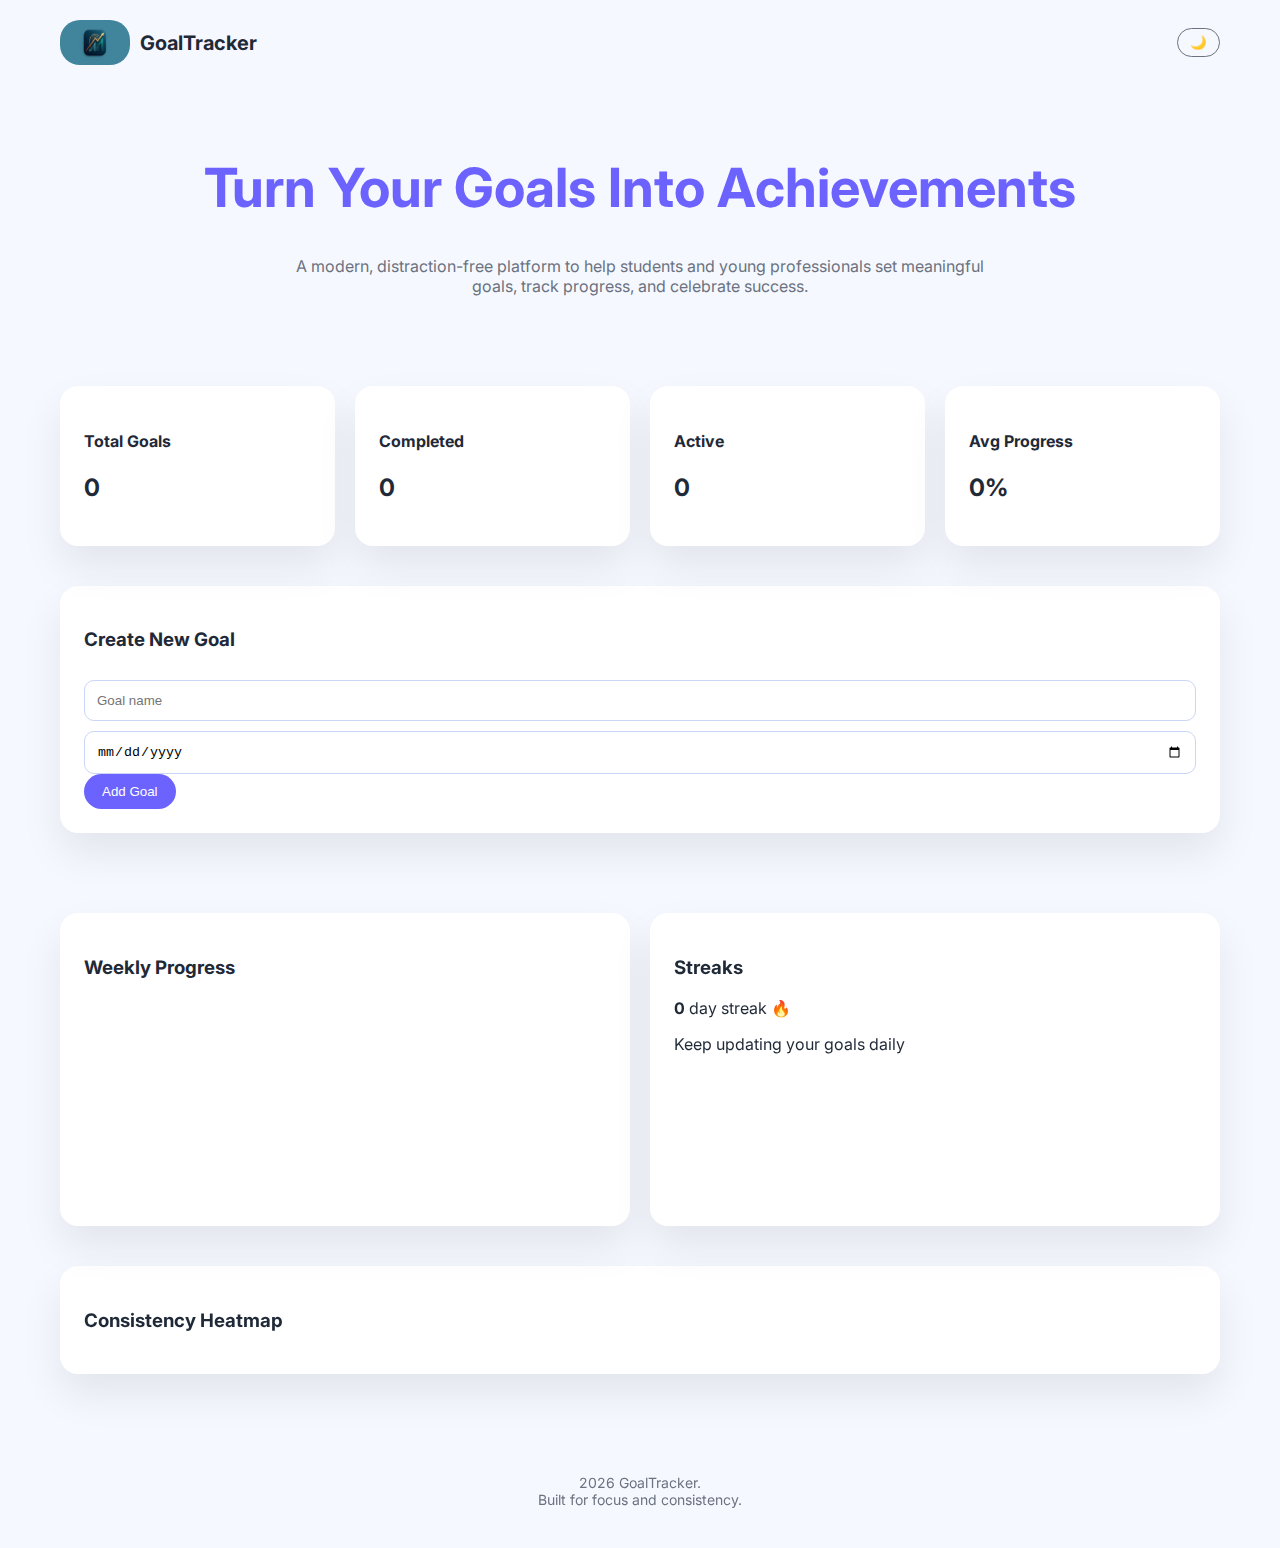
<file: Dashboard.html>
<!DOCTYPE html>
<html lang="en">
<head>
<meta charset="UTF-8" />
<meta name="viewport" content="width=device-width, initial-scale=1.0" />
<meta name="description"
content="GoalTracker is a modern, distraction-free platform to set goals, track progress, visualize growth, and celebrate wins.">
<meta name="author" content="Praise Nwogidi">
<title>GoalTracker – Turn Goals Into Achievements</title>
<link href="https://fonts.googleapis.com/css2?family=Inter:wght@400;600;700;800&display=swap" rel="stylesheet">
<link rel="icon" type="image/svg+xml" href="Goal-Tracker Logo.jpg">
<link href="styles.css" rel="stylesheet">
</head>
<body>

<nav>
  <div class="logo"><img src="Goal-Tracker Logo.jpg">GoalTracker</div>
  <button class="toggle" onclick="toggleTheme()">🌙</button>
</nav>

<section class="hero">
  <h1>Turn Your Goals Into Achievements</h1>
  <p>A modern, distraction-free platform to help students and young professionals set meaningful goals, track progress, and celebrate success.</p>
</section>

<div class="container">
  <!-- SMART DASHBOARD -->
<section class="grid">
  <div class="card">
    <h4>Total Goals</h4>
    <h2 id="totalGoals">0</h2>
  </div>
  <div class="card">
    <h4>Completed</h4>
    <h2 id="completedGoals">0</h2>
  </div>
  <div class="card">
    <h4>Active</h4>
    <h2 id="activeGoals">0</h2>
  </div>
  <div class="card">
    <h4>Avg Progress</h4>
    <h2><span id="avgProgress">0</span>%</h2>
  </div>
</section>


  <!-- GOAL CREATION -->
  <section class="card">
    <h3>Create New Goal</h3>
    <input id="goalName" placeholder="Goal name" required>
    <input id="goalDeadline" type="date">
    <button class="btn primary" onclick="addGoal()">Add Goal</button>
  </section>

  <!-- GOALS -->
  <section class="grid" id="goalList"></section>

  <!-- STATS -->
  <section class="grid">
    <div class="card">
      <h3>Weekly Progress</h3>
      <canvas id="chart"></canvas>
    </div>
    <div class="card">
      <h3>Streaks</h3>
      <p><strong id="streak">0</strong> day streak 🔥</p>
      <p class="muted">Keep updating your goals daily</p>
    </div>
  </section>
  <section class="card">
  <h3>Consistency Heatmap</h3>
  <div class="heatmap" id="heatmap"></div>
</section>


</div>

<footer>
     2026 GoalTracker.<br>
      Built for focus and consistency.
  </footer>

  <script src="theme.js"></script>
</file>
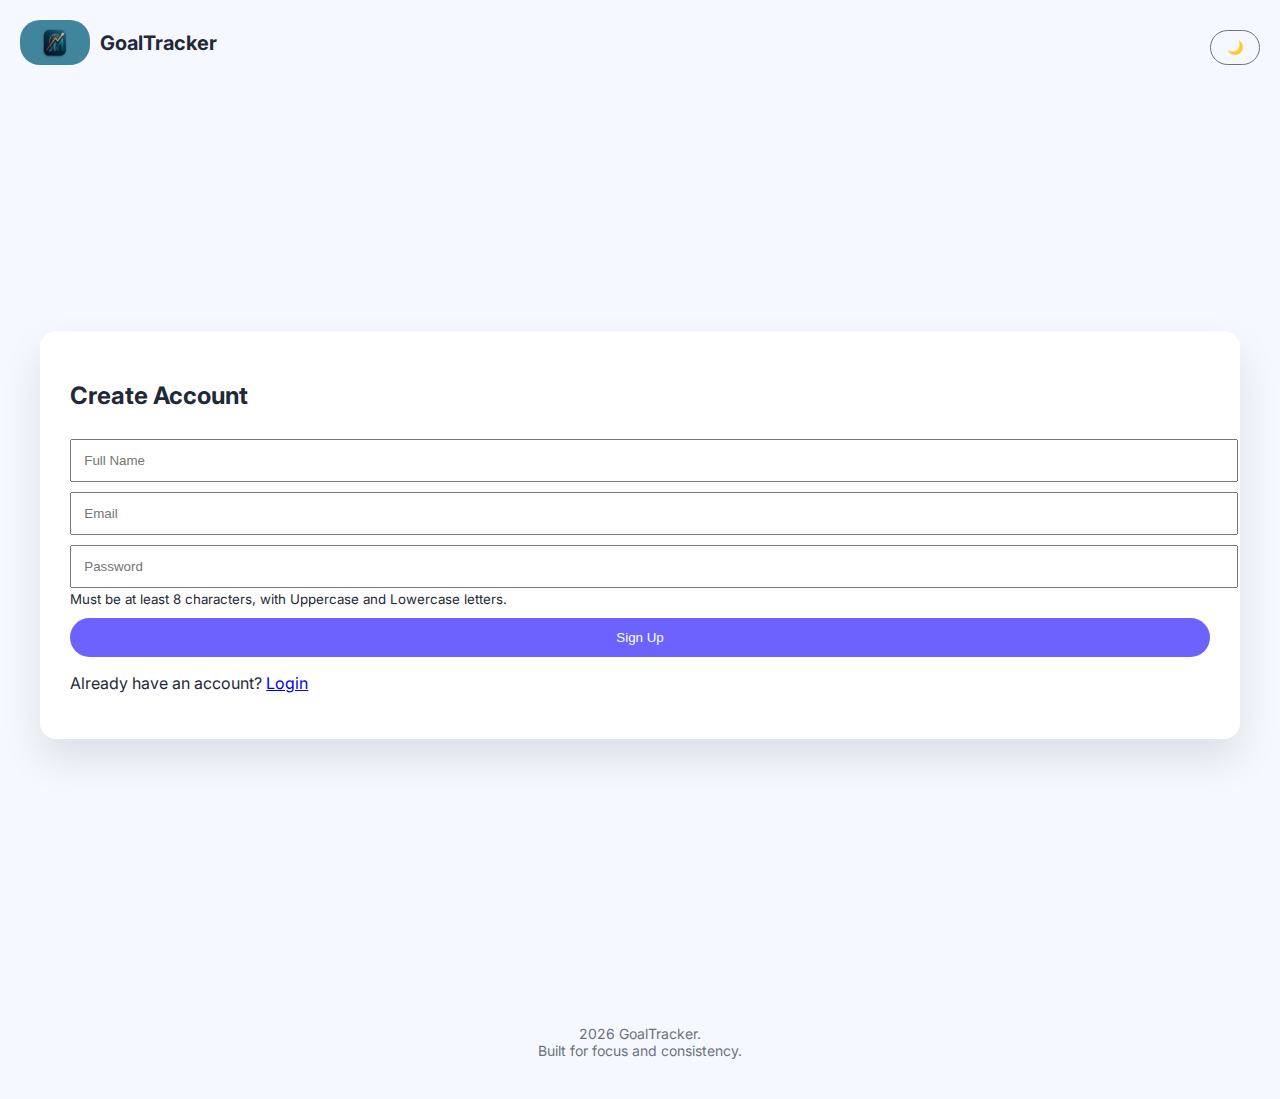
<file: Signup.html>
<!DOCTYPE html>
<html lang="en">
<head>
<meta charset="UTF-8"><meta name="viewport" content="width=device-width,initial-scale=1.0">
<meta name="description"
content="GoalTracker is a modern, distraction-free platform to set goals, track progress, visualize growth, and celebrate wins.">
<meta name="author" content="Praise Nwogidi">
<title>Sign Up | GoalTracker</title>
<link href="https://fonts.googleapis.com/css2?family=Inter:wght@400;600;700&display=swap" rel="stylesheet">
<link rel="icon" type="image/svg+xml" href="C:\Users\user\code\Goal-Tracker Logo.jpg">
<link href="signup.css" rel="stylesheet">
</head>
<body>
  <nav>
  <div class="logo"><img src="Goal-Tracker Logo.jpg">GoalTracker</div>
  <button class="toggle" onclick="toggleTheme()">🌙</button>
</nav>
  <form action="Dashboard.html" method="post">
<div class="auth">
  <div class="card">
    <h2>Create Account</h2>
    <input name="name" placeholder="Full Name" required>
    <input name="Email" type="email" placeholder="Email" required>
    <input type="password" placeholder="Password" required minlength="8"
      pattern="(?=.*[a-z])(?=.*[A-Z]).{8,}"
      title="Password must be at least 8 characters long and include both uppercase and lowercase letters">
      <small>Must be at least 8 characters, with Uppercase and Lowercase letters.</small>
      <button class="primary" type="submit">Sign Up</button>
    <p>Already have an account? <a href="login.html">Login</a></p>
  </div>
</div>
</form>
<footer>
     2026 GoalTracker.<br>
      Built for focus and consistency.
  </footer>
  <script src="signup.js"></script>
</body>
</html>
</file>
<file: styles.css>
:root{
  --primary:#6c63ff;
  --bg:#f6f8ff;
  --card:#ffffff;
  --text:#1f2937;
  --muted:#6b7280;
   --text-light: #6b7280;
}
body.dark{
  --bg:#0f172a;
  --card:#1e293b;
  --text:#f8fafc;
  --muted:#94a3b8;
}
*{box-sizing:border-box}
body{margin:0;font-family:Inter;background:var(--bg);color:var(--text);transition:.3s}

nav{
  max-width:1200px;
  margin:auto;
  padding:20px;
  display:flex;
  justify-content:space-between;
  align-items:center;
}
    .logo {
      display: flex;
      align-items: center;
      gap: 10px;
      font-weight: 700;
      font-size: 20px;
    }

    .logo span {
      background: var(--primary);
      color: white;
      width: 36px;
      height: 36px;
      display: flex;
      align-items: center;
      justify-content: center;
      border-radius: 50%;
    }
.btn{padding:10px 18px;border-radius:999px;border:none;cursor:pointer}
.primary{background:var(--primary);color:#fff}
.outline{background:none;border:1px solid #d1d5db;color:var(--text)}
.toggle{background:none;border:1px solid var(--muted);border-radius:999px;padding:6px 12px}

.hero{
  text-align:center;
  max-width:900px;
  margin:70px auto;
}
.hero h1{font-size:54px;color:var(--primary)}
.hero p{color:var(--muted);max-width:700px;margin:20px auto}

.container{max-width:1200px;margin:auto;padding:20px}
.card{background:var(--card);border-radius:18px;padding:24px;box-shadow:0 20px 40px rgba(0,0,0,.08)}
.grid{display:grid;grid-template-columns:repeat(auto-fit,minmax(260px,1fr));gap:20px}

input,select{width:100%;padding:12px;border-radius:10px;border:1px solid #cbd5f5;margin-top:10px}

.progress{height:8px;background:#e5e7eb;border-radius:999px;overflow:hidden;margin:10px 0}
.bar{height:100%;background:var(--primary);transition:.4s}

.goal.complete{animation:pop .6s}
@keyframes pop{0%{transform:scale(1)}50%{transform:scale(1.05)}100%{transform:scale(1)}}

section{margin-bottom:40px}
canvas{width:100%;height:200px}
img {
        height: 45px;
        width: 70px;
        border-radius: 20px;
    }
    .heatmap{
  display:grid;
  grid-template-columns:repeat(14,1fr);
  gap:6px;
}
.heat{
  width:100%;
  padding-bottom:100%;
  border-radius:6px;
  background:#e5e7eb;
}
.heat.l1{background:#c7d2fe}
.heat.l2{background:#818cf8}
.heat.l3{background:#4f46e5}
.goal input[type="range"]{
  accent-color: var(--primary);
}

.bar{
  animation:grow .6s ease-out;
}

@keyframes grow{
  from{width:0}
}


    footer {
      text-align: center;
      padding: 40px;
      color: var(--text-light);
      font-size: 14px;
    }
</file>
<file: signup.css>
:root{
  --p:#6c63ff;
  --bg:#f6f8ff;
  --card:#ffffff;
  --text:#1f2937;
  --muted:#6b7280;
   --text-light: #6b7280;
}
body.dark{
  --bg:#0f172a;
  --card:#1e293b;
  --text:#f8fafc;
  --muted:#94a3b8;
}
img {
        height: 45px;
        width: 70px;
        border-radius: 20px;
    }
    .logo {
      display: flex;
      align-items: center;
      gap: 10px;
      font-weight: 700;
      font-size: 20px;
    }

    .logo span {
      background: var(--primary);
      color: white;
      width: 36px;
      height: 36px;
      display: flex;
      align-items: center;
      justify-content: center;
      border-radius: 50%;
    }
body{margin:0;font-family:Inter;background:var(--bg);color:var(--text)}
.auth{min-height:100vh;display:flex;justify-content:center;align-items:center}
.card{background:var(--card);padding:30px;border-radius:16px;box-shadow:0 20px 40px rgba(0,0,0,.1)}
input,button{width:100%;padding:12px;margin-top:10px}
.primary{background:var(--p);color:#fff;border:none;border-radius:999px}
nav{display:flex;justify-content:space-between;padding:20px}
.dash{max-width:1000px;margin:auto;padding:20px}
.grid{display:grid;grid-template-columns:repeat(auto-fit,minmax(250px,1fr));gap:20px}
.progress{height:8px;background:#e5e7eb;border-radius:999px;overflow:hidden}
.bar{height:100%;background:var(--p);transition:.4s}
.complete{animation:pop .6s}
.toggle{background:none;border:1px solid var(--muted);border-radius:999px;padding:6px 12px; width: 50px;}
@keyframes pop{0%{transform:scale(1)}50%{transform:scale(1.05)}100%{transform:scale(1)}}
    footer {
      text-align: center;
      padding: 40px;
      color: var(--text-light);
      font-size: 14px;
    }
</file>
